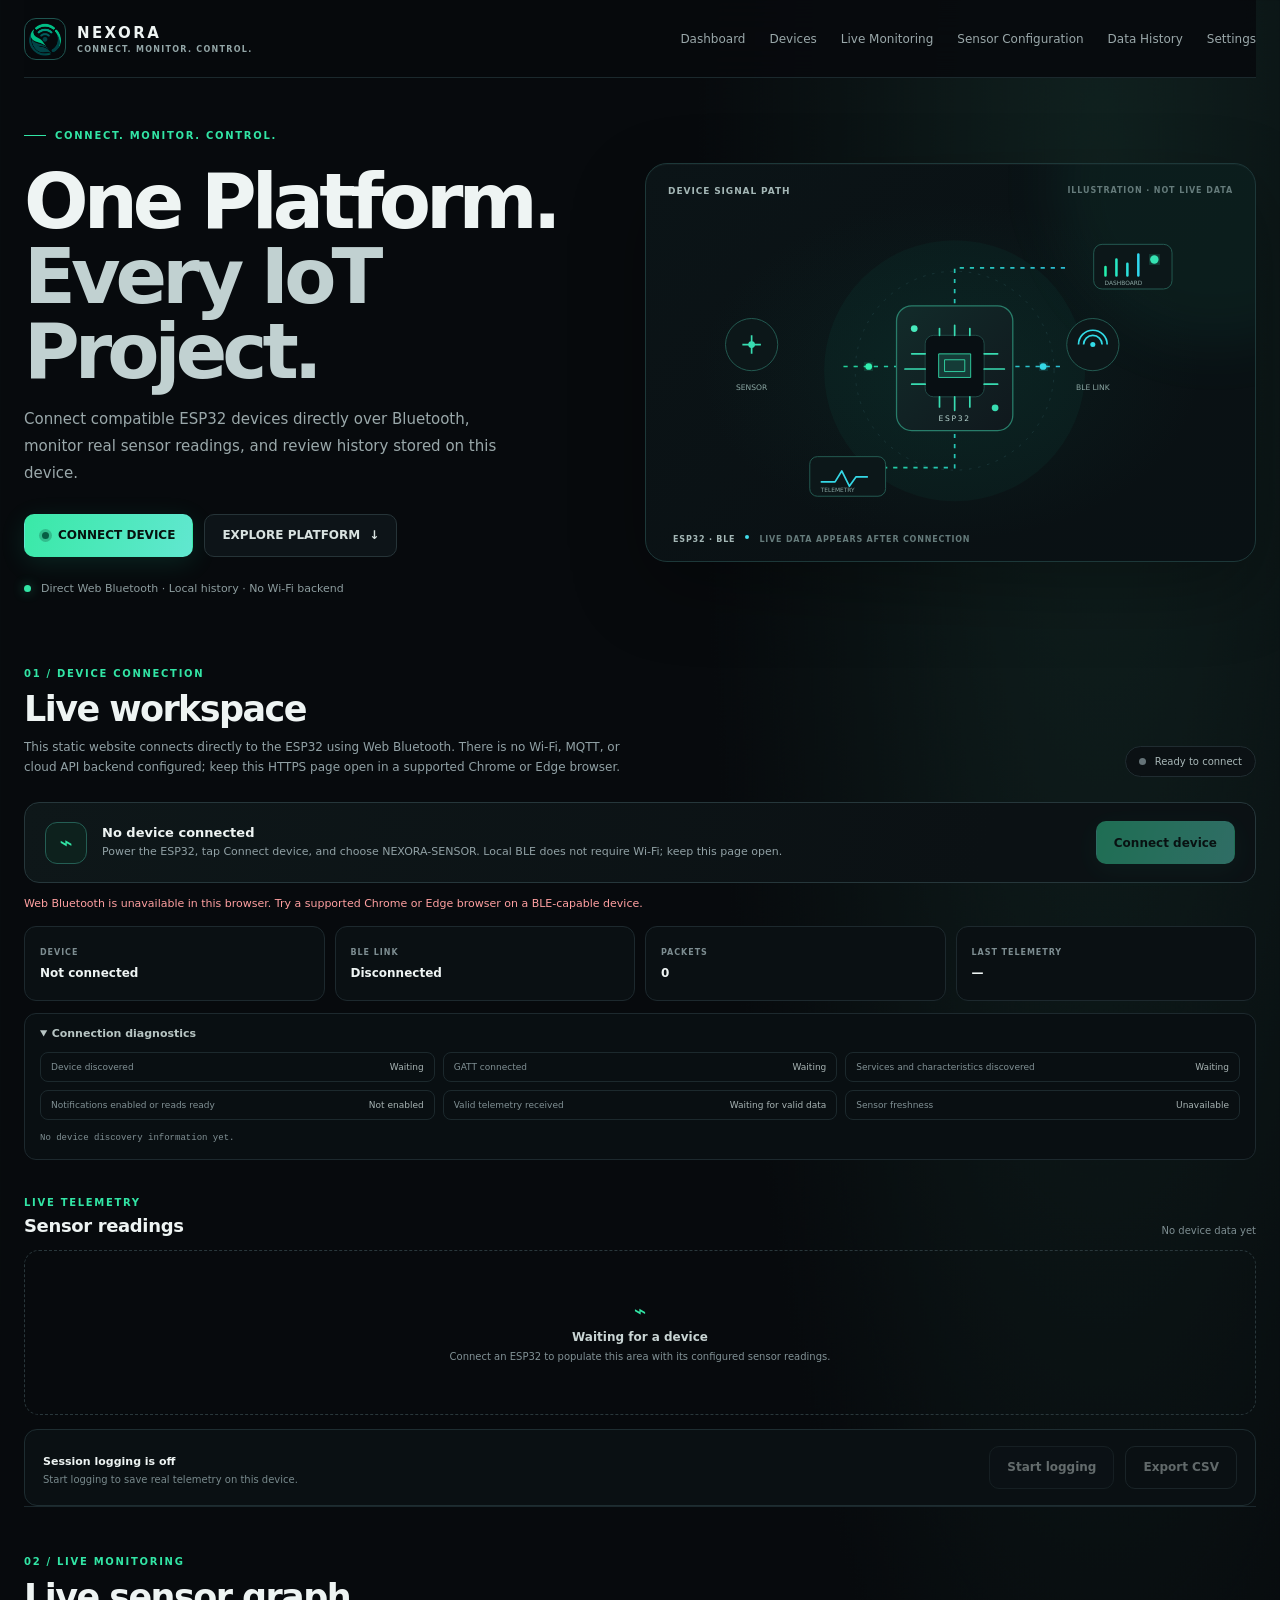
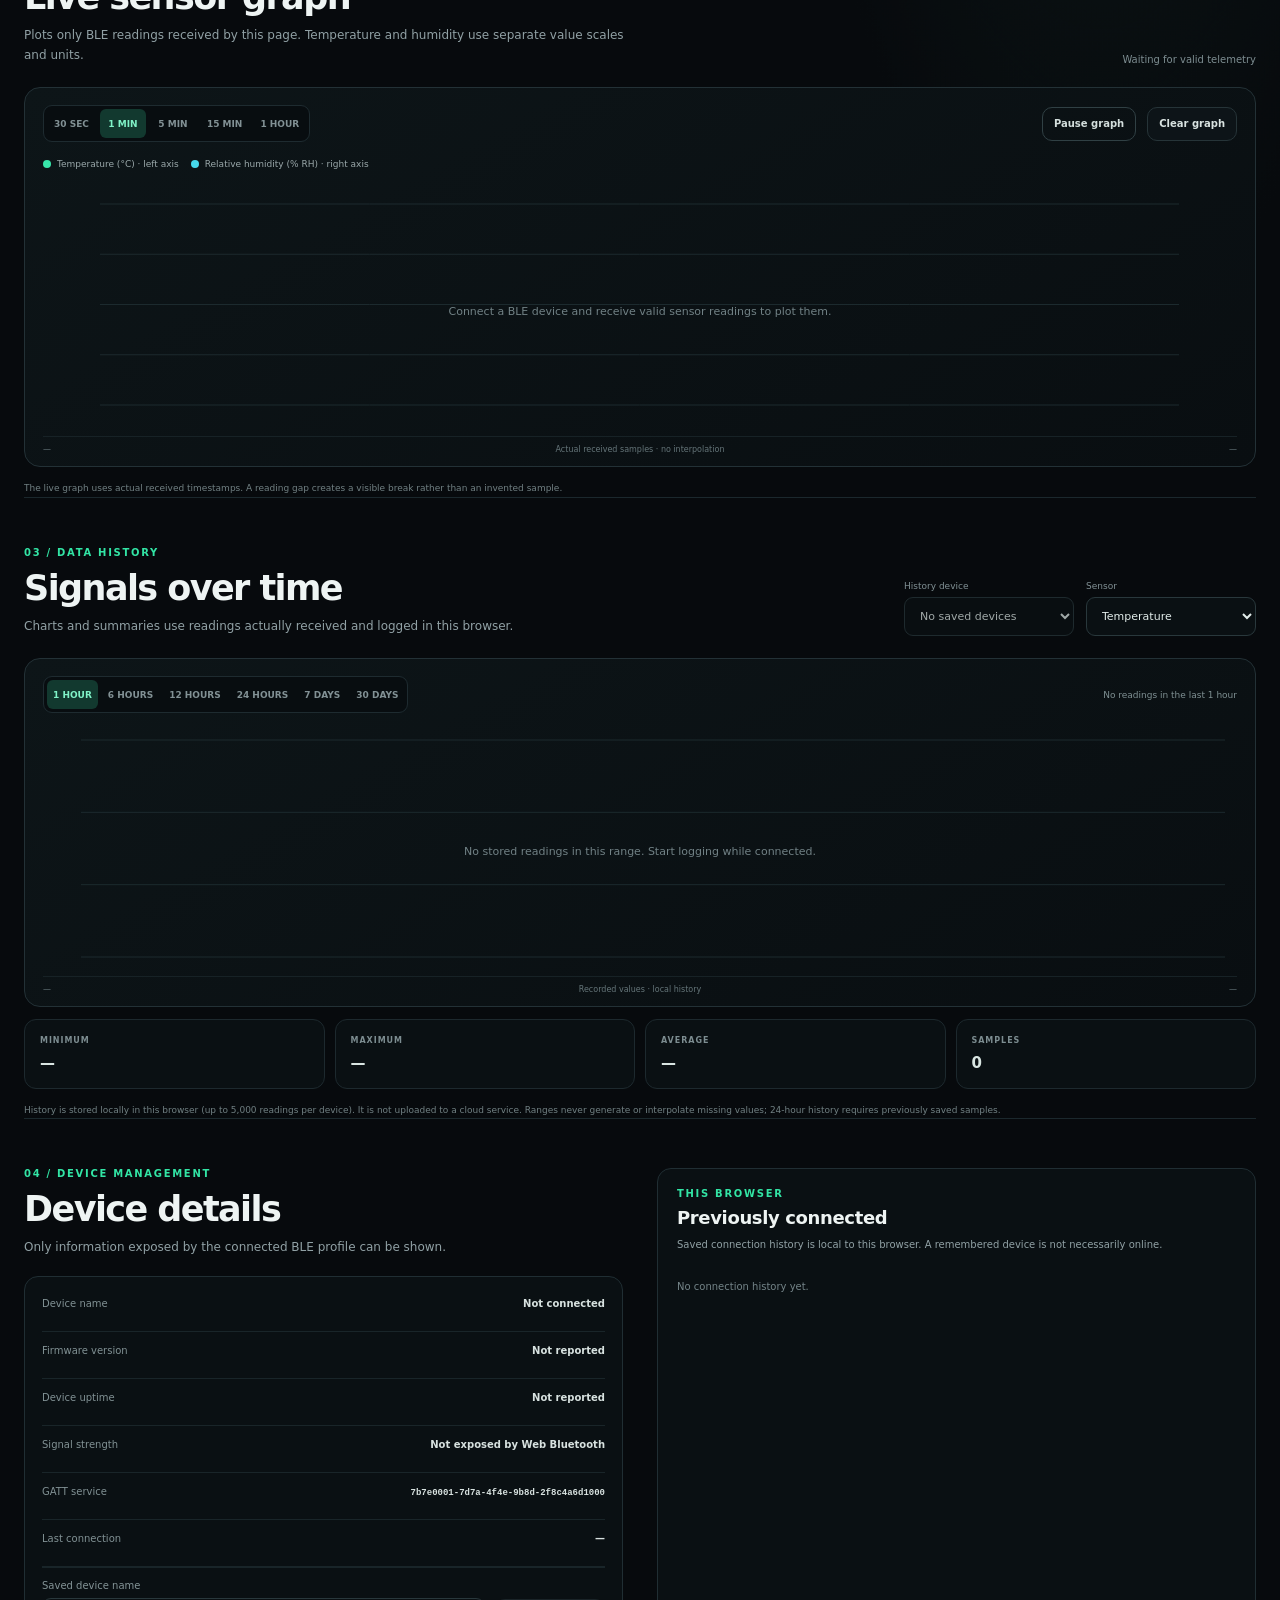
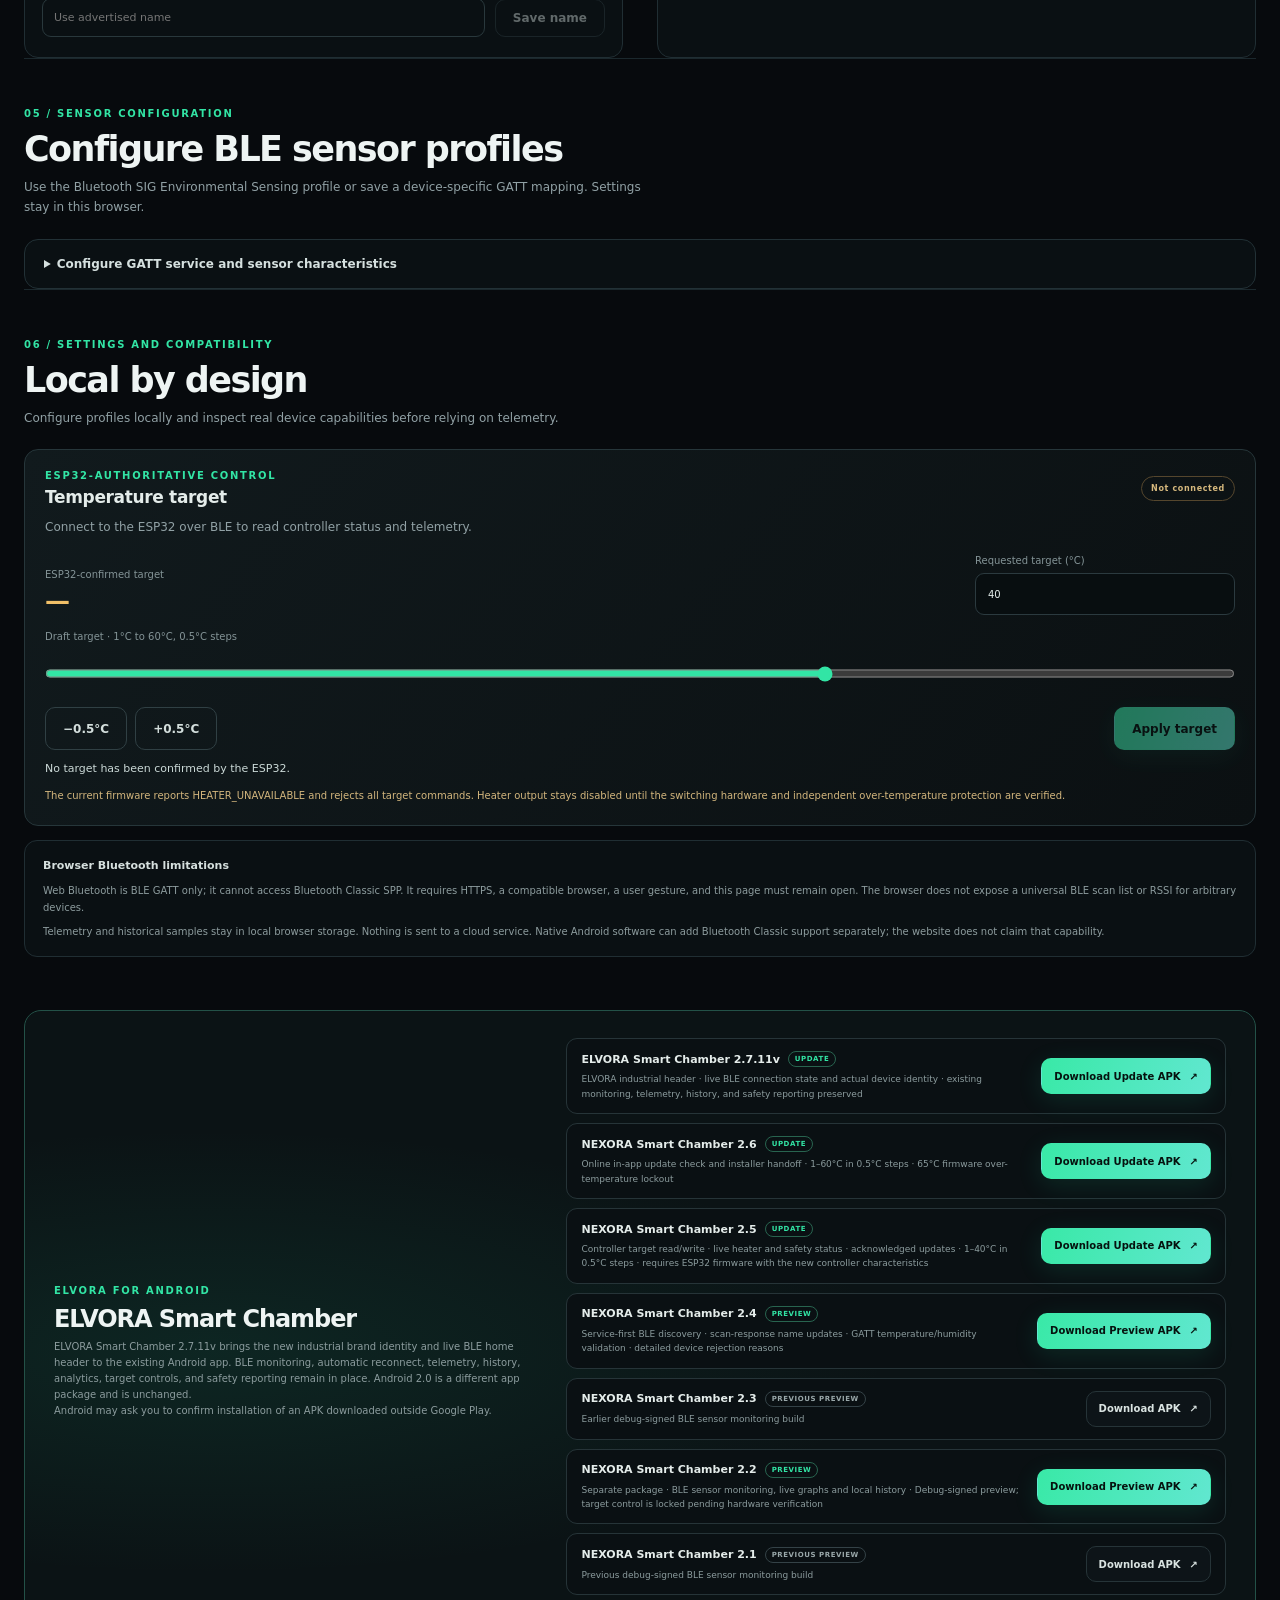
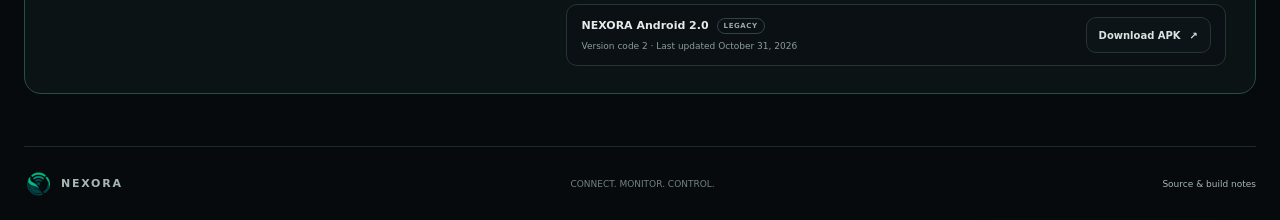
<file: website/index.html>
<!doctype html>
<html lang="en">
<head>
  <meta charset="utf-8">
  <meta name="viewport" content="width=device-width, initial-scale=1">
  <meta name="theme-color" content="#070a0d">
  <meta name="description" content="NEXORA is a Smart IoT Monitoring Platform for ESP32 sensor devices.">
  <link rel="canonical" href="https://ravichandrasr091-ux.github.io/NEXORA/">
  <meta property="og:title" content="NEXORA — Connect. Monitor. Control.">
  <meta property="og:description" content="Smart IoT Monitoring Platform for ESP32 sensor devices.">
  <meta property="og:url" content="https://ravichandrasr091-ux.github.io/NEXORA/">
  <meta property="og:type" content="website">
  <meta name="apple-mobile-web-app-capable" content="yes">
  <meta name="apple-mobile-web-app-title" content="NEXORA">
  <link rel="manifest" href="./manifest.webmanifest">
  <link rel="icon" href="./nexora-icon-192.png" sizes="192x192" type="image/png">
  <link rel="apple-touch-icon" href="./nexora-icon-192.png">
  <link rel="stylesheet" href="./styles.css">
  <title>NEXORA — Connect. Monitor. Control.</title>
  <script src="./ble-protocol.js" defer></script>
  <script src="./app.js" defer></script>
</head>
<body>
  <a class="skip-link" href="#main">Skip to content</a>
  <header class="topbar">
    <a class="brand" href="#home" aria-label="NEXORA home">
      <img src="./nexora-icon-192.png" width="42" height="42" alt="">
      <span class="brand-copy"><strong>NEXORA</strong><small>CONNECT. MONITOR. CONTROL.</small></span>
    </a>
    <button class="menu-toggle" id="menu-toggle" type="button" aria-expanded="false" aria-controls="primary-nav">Menu</button>
    <nav class="nav-links" id="primary-nav" aria-label="Main navigation">
      <a href="#dashboard">Dashboard</a>
      <a href="#devices">Devices</a>
      <a href="#live-monitoring">Live Monitoring</a>
      <a href="#sensors">Sensor Configuration</a>
      <a href="#analytics">Data History</a>
      <a href="#settings">Settings</a>
      <button class="button button-quiet install-app" id="install-button" type="button" hidden>Install app</button>
    </nav>
  </header>

  <main id="main">
    <section class="hero section-wrap" id="home">
      <div class="hero-copy">
        <div class="eyebrow"><span class="eyebrow-line"></span> CONNECT. MONITOR. CONTROL.</div>
        <h1>One Platform.<br><span>Every IoT Project.</span></h1>
        <p>Connect compatible ESP32 devices directly over Bluetooth, monitor real sensor readings, and review history stored on this device.</p>
        <div class="hero-actions">
          <a class="button button-primary" href="#dashboard"><span class="button-pulse"></span>CONNECT DEVICE</a>
          <a class="button button-quiet" href="#platform">EXPLORE PLATFORM <span aria-hidden="true">↓</span></a>
        </div>
        <div class="hero-proof"><span class="proof-dot"></span> Direct Web Bluetooth · Local history · No Wi-Fi backend</div>
      </div>
      <div class="signal-visual" id="platform" aria-label="Illustration of an ESP32 sending sensor data to a dashboard">
        <div class="visual-caption">DEVICE SIGNAL PATH <span>ILLUSTRATION · NOT LIVE DATA</span></div>
        <svg class="signal-art" viewBox="0 0 620 400" role="img" aria-labelledby="visual-title visual-description">
          <title id="visual-title">ESP32 to NEXORA signal path</title>
          <desc id="visual-description">An illustrative ESP32 board connects wirelessly to sensor nodes and a dashboard. This diagram does not represent live device status.</desc>
          <defs>
            <linearGradient id="board" x1="0" x2="1" y1="0" y2="1"><stop stop-color="#122b2a"/><stop offset="1" stop-color="#10181d"/></linearGradient>
            <linearGradient id="trace" x1="0" x2="1"><stop stop-color="#24f0ad"/><stop offset="1" stop-color="#30d8f2"/></linearGradient>
            <filter id="glow"><feGaussianBlur stdDeviation="7" result="blur"/><feMerge><feMergeNode in="blur"/><feMergeNode in="SourceGraphic"/></feMerge></filter>
          </defs>
          <circle cx="315" cy="205" r="155" fill="#13cda4" opacity=".045"/>
          <circle cx="315" cy="205" r="118" fill="none" stroke="#1b383b" stroke-dasharray="3 8"/>
          <path d="M183 200 H255 M375 200 H440 M315 125 V83 H446 M315 280 V320 H188" fill="none" stroke="url(#trace)" stroke-width="2" stroke-dasharray="5 7" opacity=".85"/>
          <g transform="translate(246 128)">
            <rect width="138" height="148" rx="18" fill="url(#board)" stroke="#287d6a" stroke-width="1.5"/>
            <rect x="34" y="35" width="70" height="73" rx="10" fill="#080f13" stroke="#24534e"/>
            <path d="M50 57h38v28H50z M57 64h24v14H57z" fill="#153b37" stroke="#35e4b0"/>
            <path d="M69 35v-12m-18 12v-8m36 8v-8M69 108v16m-18-16v12m36-12v12M34 57H18m16 18H10m24 18H18m86-36h16m-16 18h24m-24 18h16" stroke="#38dcb1" stroke-width="2" stroke-linecap="round"/>
            <circle cx="21" cy="27" r="4" fill="#47e9bc"/><circle cx="117" cy="121" r="4" fill="#38dcb1"/>
            <text x="69" y="137" text-anchor="middle" fill="#b8d5d0" font-size="9" font-family="system-ui" letter-spacing="2">ESP32</text>
          </g>
          <g transform="translate(74 174)"><circle r="31" fill="#0c1719" stroke="#28665b"/><path d="M-11 0h22M0-11v22" stroke="#38dcb1" stroke-width="2"/><circle r="4" fill="#38dcb1"/><text y="54" text-anchor="middle" fill="#8ca7a4" font-size="9" font-family="system-ui">SENSOR</text></g>
          <g transform="translate(479 174)"><circle r="31" fill="#0c1719" stroke="#28665b"/><path d="M-11 0a11 11 0 0 1 22 0M-17 0a17 17 0 0 1 34 0" fill="none" stroke="#32dce7" stroke-width="2"/><circle r="3" fill="#32dce7"/><text y="54" text-anchor="middle" fill="#8ca7a4" font-size="9" font-family="system-ui">BLE LINK</text></g>
          <g transform="translate(480 55)"><rect width="93" height="53" rx="10" fill="#0c1719" stroke="#28665b"/><path d="M14 37V27m13 10V18m13 19V23m13 14V12" stroke="url(#trace)" stroke-width="3" stroke-linecap="round"/><circle cx="72" cy="18" r="5" fill="#34e2b2" filter="url(#glow)"/><text x="13" y="48" fill="#8ca7a4" font-size="7" font-family="system-ui">DASHBOARD</text></g>
          <g transform="translate(143 307)"><rect width="90" height="47" rx="9" fill="#0c1719" stroke="#28665b"/><path d="M13 30h17l8-13 9 18 8-11h14" fill="none" stroke="#35d8e6" stroke-width="2" stroke-linejoin="round"/><text x="13" y="42" fill="#8ca7a4" font-size="7" font-family="system-ui">TELEMETRY</text></g>
          <circle cx="213" cy="200" r="4" fill="#31efaf" filter="url(#glow)"/><circle cx="420" cy="200" r="4" fill="#35d8e6" filter="url(#glow)"/>
        </svg>
        <div class="visual-foot"><span>ESP32 · BLE</span><span class="visual-foot-dot"></span><span>LIVE DATA APPEARS AFTER CONNECTION</span></div>
      </div>
    </section>

    <section class="section-wrap" id="dashboard">
      <div class="section-heading">
        <div><div class="eyebrow">01 / DEVICE CONNECTION</div><h2>Live workspace</h2><p class="section-copy">This static website connects directly to the ESP32 using Web Bluetooth. There is no Wi-Fi, MQTT, or cloud API backend configured; keep this HTTPS page open in a supported Chrome or Edge browser.</p></div>
        <div class="connection-badge"><span class="status-dot" id="status-dot"></span><span id="status" role="status" aria-live="polite">Ready to connect</span></div>
      </div>
      <div class="connect-panel">
        <div class="device-glyph" aria-hidden="true"><span>⌁</span></div>
        <div class="connect-copy"><strong id="connection-title">No device connected</strong><span id="connection-description">Choose a compatible BLE device to begin receiving telemetry.</span></div>
        <button class="button button-primary" id="connect-button" type="button">Connect device</button>
      </div>
      <div class="capability-note" id="capability-note"></div>
      <div class="overview-grid" aria-label="Live connection overview">
        <article class="overview-card"><span>DEVICE</span><strong id="overview-device">Not connected</strong></article>
        <article class="overview-card"><span>BLE LINK</span><strong id="overview-link">Disconnected</strong></article>
        <article class="overview-card"><span>PACKETS</span><strong id="packet-count">0</strong></article>
        <article class="overview-card"><span>LAST TELEMETRY</span><strong id="last-telemetry">—</strong></article>
      </div>
      <details class="connection-diagnostics" open>
        <summary>Connection diagnostics</summary>
        <ol class="connection-steps" id="connection-steps" aria-live="polite">
          <li data-step="discovered">Device discovered <span>Waiting</span></li>
          <li data-step="gatt">GATT connected <span>Waiting</span></li>
          <li data-step="characteristics">Services and characteristics discovered <span>Waiting</span></li>
          <li data-step="notifications">Notifications enabled or reads ready <span>Waiting</span></li>
          <li data-step="telemetry">Valid telemetry received <span>Waiting</span></li>
          <li data-step="freshness">Sensor freshness <span>Unavailable</span></li>
        </ol>
        <div class="diagnostics-list" id="diagnostics-list">No device discovery information yet.</div>
      </details>
      <div class="sensor-heading"><div><div class="eyebrow">LIVE TELEMETRY</div><h3>Sensor readings</h3></div><span class="data-scope" id="sensor-count">No device data yet</span></div>
      <div class="sensor-grid" id="sensor-grid" aria-live="polite">
        <div class="empty-state"><span class="empty-icon">⌁</span><strong>Waiting for a device</strong><p>Connect an ESP32 to populate this area with its configured sensor readings.</p></div>
      </div>
      <div class="experiment-panel">
        <div><strong id="experiment-title">Session logging is off</strong><p id="row-count">Start logging to save real telemetry on this device.</p></div>
        <div class="button-row"><button class="button button-quiet" id="experiment-button" type="button" disabled>Start logging</button><button class="button button-outline" id="export-button" type="button" disabled>Export CSV</button></div>
      </div>
    </section>

    <section class="section-wrap section-divider" id="live-monitoring">
      <div class="section-heading">
        <div><div class="eyebrow">02 / LIVE MONITORING</div><h2>Live sensor graph</h2><p class="section-copy">Plots only BLE readings received by this page. Temperature and humidity use separate value scales and units.</p></div>
        <span class="data-scope" id="live-graph-status">Waiting for valid telemetry</span>
      </div>
      <div class="analytics-panel live-analytics">
        <div class="chart-toolbar">
          <div class="range-switch" id="live-range-switch" role="group" aria-label="Live graph time range">
            <button class="live-range-button" data-range="30000" type="button">30 SEC</button>
            <button class="live-range-button is-active" data-range="60000" type="button">1 MIN</button>
            <button class="live-range-button" data-range="300000" type="button">5 MIN</button>
            <button class="live-range-button" data-range="900000" type="button">15 MIN</button>
            <button class="live-range-button" data-range="3600000" type="button">1 HOUR</button>
          </div>
          <div class="button-row chart-actions">
            <button class="button button-outline" id="pause-graph-button" type="button">Pause graph</button>
            <button class="button button-quiet" id="clear-graph-button" type="button">Clear graph</button>
          </div>
        </div>
        <div class="live-chart-legend" id="live-chart-legend" aria-label="Graph series"></div>
        <div class="chart-wrap live-chart-wrap"><canvas id="live-chart" role="img" aria-label="Live BLE temperature and humidity graph"></canvas><div class="chart-empty" id="live-chart-empty">Connect a BLE device and receive valid sensor readings to plot them.</div></div>
        <div class="chart-axis"><span id="live-chart-start">—</span><span id="live-chart-units">Actual received samples · no interpolation</span><span id="live-chart-end">—</span></div>
      </div>
      <p class="fine-print">The live graph uses actual received timestamps. A reading gap creates a visible break rather than an invented sample.</p>
    </section>

    <section class="section-wrap section-divider" id="analytics">
      <div class="section-heading">
        <div><div class="eyebrow">03 / DATA HISTORY</div><h2>Signals over time</h2><p class="section-copy">Charts and summaries use readings actually received and logged in this browser.</p></div>
        <div class="history-selectors">
          <label class="select-label" for="history-device-select">History device<select id="history-device-select"><option>No saved devices</option></select></label>
          <label class="select-label" for="chart-sensor">Sensor<select id="chart-sensor" disabled><option>No telemetry yet</option></select></label>
        </div>
      </div>
      <div class="analytics-panel">
        <div class="chart-toolbar"><div class="range-switch" role="group" aria-label="History range"><button class="range-button is-active" data-range="3600000" type="button">1 HOUR</button><button class="range-button" data-range="21600000" type="button">6 HOURS</button><button class="range-button" data-range="43200000" type="button">12 HOURS</button><button class="range-button" data-range="86400000" type="button">24 HOURS</button><button class="range-button" data-range="604800000" type="button">7 DAYS</button><button class="range-button" data-range="2592000000" type="button">30 DAYS</button></div><span class="chart-range-label" id="chart-range-label">No readings in this range</span></div>
        <div class="chart-wrap"><canvas id="chart" role="img" aria-label="Historical sensor readings chart"></canvas><div class="chart-empty" id="chart-empty">Real readings will appear here after logging starts.</div></div>
        <div class="chart-axis"><span id="chart-start">—</span><span>Recorded values · local history</span><span id="chart-end">—</span></div>
      </div>
      <div class="stats-grid">
        <article class="stat-card"><span>MINIMUM</span><strong id="stat-min">—</strong></article>
        <article class="stat-card"><span>MAXIMUM</span><strong id="stat-max">—</strong></article>
        <article class="stat-card"><span>AVERAGE</span><strong id="stat-average">—</strong></article>
        <article class="stat-card"><span>SAMPLES</span><strong id="stat-count">0</strong></article>
      </div>
      <p class="fine-print">History is stored locally in this browser (up to 5,000 readings per device). It is not uploaded to a cloud service. Ranges never generate or interpolate missing values; 24-hour history requires previously saved samples.</p>
    </section>

    <section class="section-wrap section-divider two-column" id="devices">
      <div>
        <div class="eyebrow">04 / DEVICE MANAGEMENT</div><h2>Device details</h2><p class="section-copy">Only information exposed by the connected BLE profile can be shown.</p>
        <div class="details-card">
          <div class="detail-row"><span>Device name</span><strong id="device-name">Not connected</strong></div>
          <div class="detail-row"><span>Firmware version</span><strong id="firmware-version">Not reported</strong></div>
          <div class="detail-row"><span>Device uptime</span><strong id="device-uptime">Not reported</strong></div>
          <div class="detail-row"><span>Signal strength</span><strong id="signal-strength">Not exposed by Web Bluetooth</strong></div>
          <div class="detail-row"><span>GATT service</span><strong class="mono" id="service-value">Configured locally</strong></div>
          <div class="detail-row"><span>Last connection</span><strong id="last-connection">—</strong></div>
          <div class="device-edit-row"><label class="field-label" for="device-alias">Saved device name<input id="device-alias" maxlength="40" autocomplete="off" placeholder="Use advertised name"></label><button class="button button-outline" id="save-device-alias" type="button" disabled>Save name</button></div>
        </div>
      </div>
      <div class="device-history-panel">
        <div class="eyebrow">THIS BROWSER</div><h3>Previously connected</h3>
        <p class="section-copy">Saved connection history is local to this browser. A remembered device is not necessarily online.</p>
        <div id="device-history" class="history-list"><div class="history-empty">No connection history yet.</div></div>
        <button class="button button-outline" id="reconnect-button" type="button" hidden>Reconnect saved device</button>
      </div>
    </section>

    <section class="section-wrap section-divider" id="sensors">
      <div class="section-heading">
        <div><div class="eyebrow">05 / SENSOR CONFIGURATION</div><h2>Configure BLE sensor profiles</h2><p class="section-copy">Use the Bluetooth SIG Environmental Sensing profile or save a device-specific GATT mapping. Settings stay in this browser.</p></div>
      </div>
      <details class="profile-details" id="profile-details">
        <summary>Configure GATT service and sensor characteristics</summary>
        <form id="profile-form" class="profile-form">
          <div class="profile-manager">
            <label class="field-label" for="profile-select">Saved profiles<select id="profile-select"></select></label>
            <label class="field-label" for="profile-name">Profile name<input id="profile-name" maxlength="48" autocomplete="off" required></label>
            <div class="profile-actions profile-manager-actions"><button class="button button-outline" id="new-profile-button" type="button">New profile</button><button class="button button-quiet" id="delete-profile-button" type="button">Delete profile</button></div>
          </div>
          <div class="profile-presets"><button class="button button-outline" id="sig-profile-button" type="button">Use Bluetooth SIG Environmental Sensing</button><button class="button button-outline" id="legacy-profile-button" type="button">Use existing ESP32 profile</button></div>
          <label class="field-label" for="service-uuid">GATT service UUID<input id="service-uuid" name="serviceUuid" autocomplete="off" spellcheck="false" required></label>
          <div class="profile-hint">Enter a 16-bit SIG UUID (such as 181A), a Bluetooth SIG alias (environmental_sensing), or a full 128-bit UUID. Configure a format and read/notify mode per characteristic. Smart Chamber commands use the versioned control service; Apply stays locked unless the ESP32 reports HEATER_READY.</div>
          <div id="profile-sensors" class="profile-sensors"></div>
          <div class="profile-actions"><button class="button button-outline" id="add-sensor-button" type="button">Add sensor</button><button class="button button-primary" type="submit">Save profile</button><button class="button button-quiet" id="reset-profile-button" type="button">Restore default</button></div>
          <p class="fine-print">Available services and characteristics are enumerated only after the device grants GATT access. Sensor hardware must be read by device firmware and transmitted over BLE. NEXORA does not infer a sensor model or send control commands.</p>
        </form>
      </details>
    </section>

    <section class="section-wrap section-divider" id="settings">
      <div class="section-heading"><div><div class="eyebrow">06 / SETTINGS AND COMPATIBILITY</div><h2>Local by design</h2><p class="section-copy">Configure profiles locally and inspect real device capabilities before relying on telemetry.</p></div></div>
      <div class="control-panel">
        <div class="control-panel-heading">
          <div><div class="eyebrow">ESP32-AUTHORITATIVE CONTROL</div><h3>Temperature target</h3></div>
          <span class="control-tag" id="controller-state">Not connected</span>
        </div>
        <p class="section-copy" id="controller-description">Connect to the ESP32 to read its controller status. Target changes are only confirmed after an ESP32 acknowledgement.</p>
        <div class="control-target-row">
          <div class="target-confirmation"><span>ESP32-confirmed target</span><strong id="confirmed-target">—</strong></div>
          <label class="field-label" for="target-entry">Requested target (°C)<input id="target-entry" type="number" min="1" max="60" step="0.5" value="40" inputmode="decimal"></label>
        </div>
        <label class="target-slider-label" for="target-slider">Draft target · 1°C to 60°C, 0.5°C steps</label>
        <input id="target-slider" class="target-slider" type="range" min="1" max="60" step="0.5" value="40">
        <div class="target-actions">
          <button class="button button-outline" id="target-minus" type="button" aria-label="Decrease target by 0.5 degrees">−0.5°C</button>
          <button class="button button-outline" id="target-plus" type="button" aria-label="Increase target by 0.5 degrees">+0.5°C</button>
          <button class="button button-primary" id="apply-target" type="button" disabled>Apply target</button>
        </div>
        <p class="target-feedback" id="target-feedback" role="status" aria-live="polite">No target has been confirmed by the ESP32.</p>
        <p class="safety-note">The current firmware reports HEATER_UNAVAILABLE and rejects all target commands. Heater output stays disabled until the switching hardware and independent over-temperature protection are verified.</p>
      </div>
      <div class="browser-limitations"><strong>Browser Bluetooth limitations</strong><p>Web Bluetooth is BLE GATT only; it cannot access Bluetooth Classic SPP. It requires HTTPS, a compatible browser, a user gesture, and this page must remain open. The browser does not expose a universal BLE scan list or RSSI for arbitrary devices.</p><p>Telemetry and historical samples stay in local browser storage. Nothing is sent to a cloud service. Native Android software can add Bluetooth Classic support separately; the website does not claim that capability.</p></div>
    </section>

    <section class="section-wrap app-banner" id="install" aria-labelledby="android-downloads-title">
      <div class="app-banner-heading">
        <div class="eyebrow">ELVORA FOR ANDROID</div>
        <h2 id="android-downloads-title">ELVORA Smart Chamber</h2>
        <p>ELVORA Smart Chamber 2.7.11v brings the new industrial brand identity and live BLE home header to the existing Android app. BLE monitoring, automatic reconnect, telemetry, history, analytics, target controls, and safety reporting remain in place. Android 2.0 is a different app package and is unchanged.</p>
        <p>Android may ask you to confirm installation of an APK downloaded outside Google Play.</p>
      </div>
      <div class="apk-version-list" aria-label="Available Android app versions"><article class="apk-version"><div class="apk-version-info"><div class="apk-version-title"><strong>ELVORA Smart Chamber 2.7.11v</strong><span class="apk-version-badge">UPDATE</span></div><p>ELVORA industrial header · live BLE connection state and actual device identity · existing monitoring, telemetry, history, and safety reporting preserved</p></div><a class="button button-primary" href="./downloads/elvora-smart-chamber-v2.7.11v.apk" download="ELVORA-Smart-Chamber-v2.7.11v.apk" aria-label="Download ELVORA Smart Chamber 2.7.11v update APK">Download Update APK <span aria-hidden="true">↗</span></a></article>
        <article class="apk-version">
          <div class="apk-version-info">
            <div class="apk-version-title"><strong>NEXORA Smart Chamber 2.6</strong><span class="apk-version-badge">UPDATE</span></div>
            <p>Online in-app update check and installer handoff · 1–60°C in 0.5°C steps · 65°C firmware over-temperature lockout</p>
          </div>
          <a class="button button-primary" href="./downloads/nexora-smart-chamber-v2.6.apk" download="NEXORA-Smart-Chamber-v2.6.apk" aria-label="Download NEXORA Smart Chamber 2.6 update APK">Download Update APK <span aria-hidden="true">↗</span></a>
        </article>
        <article class="apk-version">
          <div class="apk-version-info">
            <div class="apk-version-title"><strong>NEXORA Smart Chamber 2.5</strong><span class="apk-version-badge">UPDATE</span></div>
            <p>Controller target read/write · live heater and safety status · acknowledged updates · 1–40°C in 0.5°C steps · requires ESP32 firmware with the new controller characteristics</p>
          </div>
          <a class="button button-primary" href="./downloads/nexora-smart-chamber-v2.5.apk" download="NEXORA-Smart-Chamber-v2.5.apk" aria-label="Download NEXORA Smart Chamber 2.5 update APK">Download Update APK <span aria-hidden="true">↗</span></a>
        </article>
        <article class="apk-version">
          <div class="apk-version-info">
            <div class="apk-version-title"><strong>NEXORA Smart Chamber 2.4</strong><span class="apk-version-badge">PREVIEW</span></div>
            <p>Service-first BLE discovery · scan-response name updates · GATT temperature/humidity validation · detailed device rejection reasons</p>
          </div>
          <a class="button button-primary" href="./downloads/nexora-smart-chamber-v2.4.apk" download="NEXORA-Smart-Chamber-v2.4.apk" aria-label="Download NEXORA Smart Chamber 2.4 preview APK">Download Preview APK <span aria-hidden="true">↗</span></a>
        </article>
        <article class="apk-version">
          <div class="apk-version-info">
            <div class="apk-version-title"><strong>NEXORA Smart Chamber 2.3</strong><span class="apk-version-badge apk-version-badge-older">PREVIOUS PREVIEW</span></div>
            <p>Earlier debug-signed BLE sensor monitoring build</p>
          </div>
          <a class="button button-quiet" href="./downloads/nexora-smart-chamber-v2.3.apk" download="NEXORA-Smart-Chamber-v2.3.apk" aria-label="Download NEXORA Smart Chamber 2.3 preview APK">Download APK <span aria-hidden="true">↗</span></a>
        </article>
        <article class="apk-version">
          <div class="apk-version-info">
            <div class="apk-version-title"><strong>NEXORA Smart Chamber 2.2</strong><span class="apk-version-badge">PREVIEW</span></div>
            <p>Separate package · BLE sensor monitoring, live graphs and local history · Debug-signed preview; target control is locked pending hardware verification</p>
          </div>
          <a class="button button-primary" href="./downloads/nexora-smart-chamber-v2.2.apk" download="NEXORA-Smart-Chamber-v2.2.apk" aria-label="Download NEXORA Smart Chamber 2.2 preview APK">Download Preview APK <span aria-hidden="true">↗</span></a>
        </article>
        <article class="apk-version">
          <div class="apk-version-info">
            <div class="apk-version-title"><strong>NEXORA Smart Chamber 2.1</strong><span class="apk-version-badge apk-version-badge-older">PREVIOUS PREVIEW</span></div>
            <p>Previous debug-signed BLE sensor monitoring build</p>
          </div>
          <a class="button button-quiet" href="./downloads/nexora-smart-chamber-v2.1.apk" download="NEXORA-Smart-Chamber-v2.1.apk" aria-label="Download NEXORA Smart Chamber 2.1 preview APK">Download APK <span aria-hidden="true">↗</span></a>
        </article>
        <article class="apk-version">
          <div class="apk-version-info">
            <div class="apk-version-title"><strong>NEXORA Android 2.0</strong><span class="apk-version-badge apk-version-badge-older">LEGACY</span></div>
            <p>Version code 2 · Last updated October 31, 2026</p>
          </div>
          <a class="button button-quiet" href="./downloads/nexora-android-v2.0.apk" download="NEXORA-Android-v2.0.apk" aria-label="Download NEXORA Android 2.0 APK">Download APK <span aria-hidden="true">↗</span></a>
        </article>
      </div>
    </section>
  </main>

  <footer class="footer">
    <a class="footer-brand" href="#home"><img src="./nexora-icon-192.png" width="32" height="32" alt=""><strong>NEXORA</strong></a>
    <span>CONNECT. MONITOR. CONTROL.</span>
    <a href="https://github.com/ravichandrasr091-ux/NEXORA">Source &amp; build notes</a>
  </footer>
  <noscript><p class="noscript">NEXORA needs JavaScript to connect to ESP32 devices over Bluetooth.</p></noscript>
</body>
</html>
</file>
<file: website/styles.css>
:root {
  color-scheme: dark;
  font-family: Inter, "Segoe UI", system-ui, sans-serif;
  background: #070a0d;
  color: #eef4f3;
  font-synthesis: none;
  text-rendering: optimizeLegibility;
  --bg: #070a0d;
  --surface: #0c1115;
  --surface-raised: #10181c;
  --surface-soft: #0a1013;
  --line: #202c31;
  --line-bright: #2d4144;
  --muted: #91a1a5;
  --subtle: #637277;
  --green: #32e5a5;
  --cyan: #41dce9;
  --red: #ff777c;
  --amber: #f0bf68;
  --radius: 18px;
}

* { box-sizing: border-box; }
html { scroll-behavior: smooth; scroll-padding-top: 100px; }
body { margin: 0; min-width: 320px; min-height: 100vh; background: radial-gradient(ellipse at 86% 4%, #10211f 0, transparent 26%), var(--bg); }
body, button, input, select { font-family: Inter, "Segoe UI", system-ui, sans-serif; }
button, a, input, select, summary { -webkit-tap-highlight-color: transparent; }
button, a { color: inherit; }
button:focus-visible, a:focus-visible, input:focus-visible, select:focus-visible, summary:focus-visible { outline: 2px solid var(--cyan); outline-offset: 3px; }
a { text-decoration: none; }
button { font: inherit; }
[hidden] { display: none !important; }

.skip-link { position: absolute; z-index: 20; top: -50px; left: 16px; padding: 10px 14px; border-radius: 9px; background: var(--green); color: #03110d; }
.skip-link:focus { top: 12px; }
.topbar { position: sticky; z-index: 10; top: 0; display: flex; width: min(100% - 48px, 1360px); height: 78px; align-items: center; justify-content: space-between; margin: 0 auto; border-bottom: 1px solid #1b292d; background: rgb(7 10 13 / 88%); backdrop-filter: blur(18px); }
.brand { display: inline-flex; align-items: center; gap: 11px; }
.brand img { width: 42px; height: 42px; border: 1px solid #1f5550; border-radius: 12px; object-fit: cover; }
.brand-copy { display: grid; gap: 3px; }
.brand-copy strong, .footer-brand strong { font-size: 15px; letter-spacing: .16em; }
.brand-copy small { color: #93a6a7; font-size: 8px; font-weight: 700; letter-spacing: .16em; }
.nav-links { display: flex; align-items: center; gap: 24px; }
.nav-links > a { color: #9aa8aa; font-size: 12px; transition: color .18s ease; }
.nav-links > a:hover { color: var(--green); }
.menu-toggle { display: none; border: 1px solid var(--line); border-radius: 9px; padding: 9px 13px; background: var(--surface); color: #d7e2e1; }

.section-wrap { width: min(100% - 48px, 1240px); margin: 0 auto; }
.hero { display: grid; min-height: 525px; grid-template-columns: 1fr 1.03fr; align-items: center; gap: 28px; padding-top: 52px; padding-bottom: 73px; }
.hero-copy { max-width: 600px; }
.eyebrow { display: flex; align-items: center; gap: 9px; color: var(--green); font-size: 10px; font-weight: 760; letter-spacing: .17em; text-transform: uppercase; }
.eyebrow-line { display: inline-block; width: 22px; height: 1px; background: var(--green); }
h1 { margin: 23px 0 16px; font-size: clamp(42px, 6vw, 76px); font-weight: 620; letter-spacing: -.065em; line-height: .99; }
h1 span { color: #c1d1d1; }
.hero-copy > p { max-width: 490px; margin: 0; color: #9aa8aa; font-size: 15px; line-height: 1.8; }
.hero-actions, .button-row { display: flex; flex-wrap: wrap; align-items: center; gap: 11px; margin-top: 27px; }
.button { display: inline-flex; min-height: 43px; align-items: center; justify-content: center; gap: 9px; padding: 0 17px; border: 1px solid transparent; border-radius: 10px; cursor: pointer; font-size: 12px; font-weight: 730; transition: transform .16s ease, border-color .16s ease, background .16s ease; }
.button:hover:not(:disabled) { transform: translateY(-1px); }
.button:disabled { cursor: not-allowed; opacity: .43; }
.button-primary { background: linear-gradient(110deg, #39e9a7, #61e7d0); color: #06120f; box-shadow: 0 6px 26px rgb(35 227 169 / 12%); }
.button-primary:hover:not(:disabled) { background: #72f2c0; }
.button-quiet { border-color: #263438; background: #0d1418; color: #d9e3e1; }
.button-quiet:hover:not(:disabled), .button-outline:hover:not(:disabled) { border-color: #3a6d65; }
.button-outline { border-color: #304044; background: transparent; color: #d4dfdd; }
.button-pulse, .proof-dot, .visual-foot-dot { width: 7px; height: 7px; border-radius: 50%; background: #0c4e3d; box-shadow: 0 0 0 3px rgb(3 32 24 / 22%); }
.button-primary .button-pulse { background: #075e44; }
.hero-proof { display: flex; align-items: center; gap: 10px; margin-top: 25px; color: #8d9d9f; font-size: 11px; }
.proof-dot { background: var(--green); box-shadow: 0 0 12px rgb(50 229 165 / 45%); }
.signal-visual { position: relative; overflow: hidden; min-height: 390px; padding: 22px 22px 14px; border: 1px solid #1d3839; border-radius: 22px; background: radial-gradient(ellipse at 50% 52%, rgb(17 75 66 / 20%), transparent 58%), linear-gradient(140deg, #0b1417, #0a1114 62%, #091114); box-shadow: inset 0 1px rgb(255 255 255 / 3%), 0 28px 75px rgb(0 0 0 / 28%); }
.signal-visual::before { position: absolute; top: -140px; right: -120px; width: 320px; height: 320px; border-radius: 50%; background: rgb(39 222 173 / 6%); content: ""; filter: blur(28px); }
.visual-caption, .visual-foot { position: relative; z-index: 1; display: flex; justify-content: space-between; color: #a4b7b6; font-size: 9px; font-weight: 740; letter-spacing: .1em; }
.visual-caption span, .visual-foot span:last-child { color: #657b7b; font-size: 8px; }
.signal-art { position: relative; z-index: 1; display: block; width: 100%; max-height: 337px; margin: 2px auto 0; }
.visual-foot { justify-content: flex-start; gap: 10px; padding: 0 5px 3px; font-size: 8px; }
.visual-foot-dot { width: 4px; height: 4px; background: var(--cyan); box-shadow: none; }

.section-divider { padding-top: 49px; border-top: 1px solid #1b282d; }
.section-heading { display: flex; align-items: end; justify-content: space-between; gap: 20px; }
h2 { margin: 10px 0 8px; font-size: clamp(25px, 3.4vw, 35px); font-weight: 590; letter-spacing: -.045em; }
h3 { margin: 8px 0 0; font-size: 18px; font-weight: 620; letter-spacing: -.02em; }
.section-copy { max-width: 620px; margin: 0; color: var(--muted); font-size: 12px; line-height: 1.7; }
.connection-badge { display: inline-flex; max-width: 45%; align-items: center; gap: 9px; padding: 9px 13px; border: 1px solid var(--line); border-radius: 999px; background: #0b1114; color: #a8b7b7; font-size: 10px; }
.connection-badge #status { overflow: hidden; text-overflow: ellipsis; white-space: nowrap; }
.status-dot { flex: 0 0 auto; width: 7px; height: 7px; border-radius: 50%; background: #657378; }
.status-dot.connected { background: var(--green); box-shadow: 0 0 11px rgb(50 229 165 / 55%); }
.status-dot.error { background: var(--red); box-shadow: 0 0 11px rgb(255 119 124 / 35%); }
.connect-panel { display: flex; align-items: center; gap: 15px; margin-top: 25px; padding: 18px 20px; border: 1px solid #26373b; border-radius: 15px; background: linear-gradient(105deg, #0e1719, #0b1114 78%); }
.device-glyph { display: grid; flex: 0 0 42px; width: 42px; height: 42px; place-items: center; border: 1px solid #245e54; border-radius: 12px; background: #0d211d; color: var(--green); font-size: 22px; }
.connect-copy { display: grid; min-width: 0; flex: 1; gap: 4px; }
.connect-copy strong { overflow: hidden; font-size: 13px; text-overflow: ellipsis; white-space: nowrap; }
.connect-copy span { color: var(--muted); font-size: 11px; line-height: 1.5; }
.capability-note { margin: 12px 0 0; color: #899a9c; font-size: 11px; line-height: 1.6; }
.capability-note.error-copy { color: #ffa0a1; }
.overview-grid { display: grid; grid-template-columns: repeat(4, minmax(0, 1fr)); gap: 10px; margin-top: 13px; }
.overview-card, .stat-card { display: grid; min-height: 75px; align-content: center; gap: 9px; padding: 13px 15px; border: 1px solid #1d292e; border-radius: 12px; background: #0a1013; }
.overview-card > span, .stat-card > span { color: #7d8d91; font-size: 8px; font-weight: 760; letter-spacing: .12em; }
.overview-card strong { overflow: hidden; font-size: 12px; font-weight: 590; text-overflow: ellipsis; white-space: nowrap; }
.connection-diagnostics { margin-top: 12px; padding: 13px 15px; border: 1px solid #1d292e; border-radius: 12px; background: #090f12; }
.connection-diagnostics summary { color: #b7c5c3; cursor: pointer; font-size: 11px; font-weight: 650; }
.connection-steps { display: grid; grid-template-columns: repeat(3, minmax(0, 1fr)); gap: 8px; margin: 12px 0; padding: 0; list-style: none; }
.connection-steps li { display: flex; justify-content: space-between; gap: 8px; padding: 9px 10px; border: 1px solid #1c292d; border-radius: 8px; color: #809094; font-size: 9px; }
.connection-steps li span { color: #a7b3b3; text-align: right; }
.connection-steps li.is-complete { border-color: #255647; color: #b8d7ce; }
.connection-steps li.is-complete span { color: var(--green); }
.diagnostics-list { display: grid; max-height: 180px; gap: 5px; overflow: auto; color: #809094; font: 9px/1.5 ui-monospace, SFMono-Regular, Consolas, monospace; overflow-wrap: anywhere; }
.sensor-heading { display: flex; align-items: end; justify-content: space-between; gap: 16px; margin: 37px 0 14px; }
.sensor-heading h3 { margin-top: 7px; }
.data-scope { color: #7d8d91; font-size: 10px; }
.sensor-grid { display: grid; grid-template-columns: repeat(2, minmax(0, 1fr)); gap: 13px; }
.sensor-card { position: relative; min-height: 174px; padding: 18px 19px; border: 1px solid #233337; border-radius: 15px; background: linear-gradient(145deg, #10181b, #0a1013); }
.sensor-card-top { display: flex; align-items: flex-start; justify-content: space-between; gap: 10px; }
.sensor-name-wrap { min-width: 0; }
.sensor-name { overflow: hidden; max-width: 240px; font-size: 13px; font-weight: 640; text-overflow: ellipsis; white-space: nowrap; }
.sensor-type { margin-top: 4px; color: #718387; font-size: 9px; text-transform: uppercase; letter-spacing: .1em; }
.sensor-health { display: inline-flex; flex: 0 0 auto; align-items: center; gap: 6px; color: #829394; font-size: 9px; }
.sensor-health::before { width: 6px; height: 6px; border-radius: 50%; background: #637176; content: ""; }
.sensor-health.is-fresh { color: #75dcb4; }
.sensor-health.is-fresh::before { background: var(--green); box-shadow: 0 0 8px rgb(50 229 165 / 40%); }
.sensor-health.is-stale { color: var(--amber); }
.sensor-health.is-stale::before { background: var(--amber); }
.sensor-health.is-invalid { color: var(--red); }
.sensor-health.is-invalid::before { background: var(--red); }
.sensor-reading { display: flex; align-items: baseline; gap: 8px; margin-top: 27px; }
.sensor-reading strong { font-size: clamp(29px, 4vw, 41px); font-weight: 570; letter-spacing: -.05em; }
.sensor-reading span { color: #a7b8b7; font-size: 12px; }
.sensor-last { margin-top: 8px; color: #758689; font-size: 9px; }
.rename-button { border: 0; padding: 4px 0; background: transparent; color: #718488; cursor: pointer; font-size: 9px; }
.rename-button:hover { color: var(--cyan); }
.empty-state { grid-column: 1 / -1; display: grid; min-height: 165px; place-content: center; justify-items: center; padding: 22px; border: 1px dashed #29373b; border-radius: 15px; color: #819195; text-align: center; }
.empty-icon { color: var(--green); font-size: 21px; }
.empty-state strong { margin-top: 7px; color: #c9d5d4; font-size: 12px; }
.empty-state p { max-width: 390px; margin: 5px 0 0; font-size: 10px; line-height: 1.6; }
.experiment-panel { display: flex; align-items: center; justify-content: space-between; gap: 18px; margin-top: 14px; padding: 16px 18px; border: 1px solid #1e2d31; border-radius: 13px; background: #0a1013; }
.experiment-panel strong { font-size: 11px; }
.experiment-panel p { margin: 5px 0 0; color: #78898c; font-size: 10px; }
.experiment-panel .button-row { margin: 0; }

.select-label { display: grid; gap: 6px; color: #809094; font-size: 9px; }
.history-selectors { display: flex; flex-wrap: wrap; gap: 12px; }
.select-label select { min-width: 170px; }
select, input { min-height: 39px; border: 1px solid #29383c; border-radius: 9px; padding: 0 11px; background: #0a1013; color: #e2ecea; font-size: 11px; }
.analytics-panel { margin-top: 22px; padding: 17px 18px 12px; border: 1px solid #233136; border-radius: 16px; background: linear-gradient(150deg, #0d1518, #090e11); }
.chart-toolbar { display: flex; align-items: center; justify-content: space-between; gap: 12px; }
.range-switch { display: inline-flex; flex-wrap: wrap; gap: 4px; padding: 3px; border: 1px solid #1e2b30; border-radius: 9px; background: #080d10; }
.range-button { min-width: 42px; min-height: 29px; border: 0; border-radius: 6px; background: transparent; color: #829195; cursor: pointer; font-size: 9px; font-weight: 720; }
.range-button.is-active { background: #12392f; color: #80f3c8; }
.live-range-button { min-width: 46px; min-height: 29px; padding: 0 7px; border: 0; border-radius: 6px; background: transparent; color: #829195; cursor: pointer; font-size: 9px; font-weight: 720; white-space: nowrap; }
.live-range-button.is-active { background: #12392f; color: #80f3c8; }
.chart-actions { margin: 0; }
.chart-actions .button { min-height: 34px; padding: 0 11px; font-size: 10px; }
.live-chart-legend { display: flex; flex-wrap: wrap; gap: 12px; min-height: 19px; margin-top: 12px; }
.live-legend-item { display: inline-flex; align-items: center; gap: 6px; color: #9aa8aa; font-size: 9px; }
.live-legend-item i { width: 8px; height: 8px; border-radius: 50%; }
.live-chart-wrap { height: 290px; }
.chart-range-label { color: #7f9093; font-size: 9px; text-align: right; }
.chart-wrap { position: relative; height: 250px; margin-top: 13px; }
canvas { display: block; width: 100%; height: 100%; }
.chart-empty { position: absolute; inset: 0; display: grid; place-items: center; color: #718185; font-size: 11px; pointer-events: none; }
.chart-axis { display: flex; justify-content: space-between; gap: 10px; padding-top: 8px; border-top: 1px solid #172226; color: #657579; font-size: 8px; }
.stats-grid { display: grid; grid-template-columns: repeat(4, minmax(0, 1fr)); gap: 10px; margin-top: 12px; }
.stat-card { min-height: 70px; }
.stat-card strong { color: #d9e5e2; font-size: 15px; font-weight: 580; }
.fine-print { margin: 14px 0 0; color: #718083; font-size: 9px; line-height: 1.7; }

.two-column { display: grid; grid-template-columns: 1fr 1fr; gap: 34px; }
.details-card, .device-history-panel { margin-top: 18px; padding: 8px 17px; border: 1px solid #202e33; border-radius: 14px; background: #0a1013; }
.detail-row { display: flex; align-items: baseline; justify-content: space-between; gap: 18px; min-height: 47px; padding: 13px 0; border-bottom: 1px solid #192529; }
.detail-row:last-child { border-bottom: 0; }
.detail-row span { color: #819194; font-size: 10px; }
.detail-row strong { max-width: 65%; color: #d8e2e0; font-size: 10px; font-weight: 570; text-align: right; overflow-wrap: anywhere; }
.detail-row .mono { font-family: ui-monospace, SFMono-Regular, Consolas, monospace; font-size: 9px; }
.device-history-panel { margin-top: 0; padding: 19px; }
.device-history-panel h3 { margin-top: 8px; }
.device-history-panel .section-copy { margin-top: 8px; font-size: 10px; }
.history-list { margin: 14px 0; }
.history-item { display: flex; align-items: center; justify-content: space-between; gap: 12px; padding: 11px 0; border-bottom: 1px solid #1a272b; }
.history-item strong { display: block; font-size: 11px; }
.history-item span { display: block; margin-top: 4px; color: #78898c; font-size: 9px; }
.history-empty { padding: 14px 0; color: #748488; font-size: 10px; }

.profile-details { margin-top: 21px; border: 1px solid #223136; border-radius: 14px; background: #0a1013; }
.profile-details summary { padding: 17px 19px; color: #d5e0df; cursor: pointer; font-size: 12px; font-weight: 620; }
.profile-form { padding: 0 19px 19px; }
.field-label { display: grid; gap: 7px; color: #849497; font-size: 10px; }
.field-label input { width: 100%; }
.profile-hint { margin: 10px 0 17px; color: #728286; font-size: 9px; line-height: 1.6; }
.profile-sensors { display: grid; gap: 10px; }
.profile-manager { display: grid; grid-template-columns: 1fr 1fr auto; align-items: end; gap: 10px; margin-bottom: 14px; }
.profile-manager-actions { margin: 0; }
.profile-presets { display: flex; flex-wrap: wrap; gap: 8px; margin: 12px 0 17px; }
.profile-sensor-row { display: grid; grid-template-columns: repeat(4, minmax(0, 1fr)); align-items: end; gap: 9px; padding: 12px; border: 1px solid #1c2a2e; border-radius: 11px; background: #0b1114; }
.profile-sensor-row .field-label { min-width: 0; font-size: 8px; }
.profile-sensor-row input, .profile-sensor-row select { min-width: 0; width: 100%; min-height: 36px; padding: 0 8px; font-size: 10px; }
.profile-sensor-row .remove-sensor { justify-self: start; }
.device-edit-row { display: grid; grid-template-columns: 1fr auto; align-items: end; gap: 10px; padding: 12px 0; border-top: 1px solid #192529; }
.device-edit-row .button { min-height: 38px; }
.history-item { flex-wrap: wrap; }
.history-item > div:first-child { flex: 1 1 100%; }
.history-item .button { min-height: 30px; padding: 0 9px; font-size: 9px; }
.remove-sensor { min-height: 36px; border: 1px solid #3b2a2d; border-radius: 8px; padding: 0 9px; background: #1b1013; color: #ff9a9d; cursor: pointer; font-size: 9px; }
.profile-actions { display: flex; flex-wrap: wrap; gap: 8px; margin-top: 14px; }

.control-panel { margin-top: 21px; padding: 20px; border: 1px solid #26363a; border-radius: 14px; background: linear-gradient(130deg, #111a1d, #0b1012); }
.control-panel-heading { display: flex; align-items: center; justify-content: space-between; gap: 12px; }
.control-panel-heading h3 { margin: 6px 0 0; color: #e4ecea; font-size: 17px; }
.control-panel .section-copy { margin-top: 10px; }
.control-target-row { display: grid; grid-template-columns: 1fr minmax(180px, 260px); align-items: end; gap: 16px; margin-top: 18px; }
.target-confirmation span, .target-slider-label { display: block; color: #849497; font-size: 10px; }
.target-confirmation strong { display: block; margin-top: 6px; color: #f0bf68; font-size: 25px; font-variant-numeric: tabular-nums; }
.control-panel input[type="number"] { min-height: 42px; border: 1px solid #2b3a3f; border-radius: 9px; padding: 0 12px; background: #080e10; color: #e5eeec; font: inherit; }
.target-slider-label { margin-top: 16px; }
.target-slider { display: block; width: 100%; margin: 12px 0; accent-color: var(--green); }
.target-actions { display: flex; flex-wrap: wrap; align-items: center; gap: 8px; margin-top: 14px; }
.target-actions #apply-target { margin-left: auto; }
.target-actions .button:disabled { cursor: not-allowed; opacity: .48; }
.target-feedback { min-height: 18px; margin: 12px 0 0; color: #cbd9d7; font-size: 11px; }
.safety-note { margin: 8px 0 0; color: #d3b67d; font-size: 10px; line-height: 1.65; }
.control-state { display: flex; align-items: center; gap: 15px; margin-top: 21px; padding: 20px; border: 1px solid #3c3324; border-radius: 14px; background: linear-gradient(110deg, #17140e, #0e1010); }
.control-lock { display: grid; flex: 0 0 40px; width: 40px; height: 40px; place-items: center; border: 1px solid #5b492d; border-radius: 12px; color: var(--amber); font-size: 21px; }
.control-state > div { flex: 1; }
.control-state strong { font-size: 12px; }
.control-state p { max-width: 780px; margin: 6px 0 0; color: #a39781; font-size: 10px; line-height: 1.7; }
.control-tag { border: 1px solid #55462d; border-radius: 999px; padding: 7px 9px; color: #d5b87d; font-size: 8px; font-weight: 730; letter-spacing: .08em; white-space: nowrap; }
.browser-limitations { margin-top: 14px; padding: 16px 18px; border: 1px solid #202e33; border-radius: 13px; background: #0a1013; color: #8d9c9e; font-size: 10px; line-height: 1.7; }
.browser-limitations strong { color: #d6e0de; font-size: 11px; }
.browser-limitations p { margin: 7px 0 0; }
.app-banner { display: grid; grid-template-columns: minmax(0, .85fr) minmax(0, 1.15fr); align-items: center; gap: 25px; margin-top: 53px; margin-bottom: 52px; padding: 27px 29px; border: 1px solid #235147; border-radius: 17px; background: radial-gradient(ellipse at 15% 50%, rgb(28 153 117 / 14%), transparent 46%), #0b1315; }
.app-banner h2 { margin: 9px 0 6px; font-size: 24px; }
.app-banner p { max-width: 660px; margin: 0; color: #8c9c9e; font-size: 10px; line-height: 1.6; }
.apk-version-list { display: grid; gap: 9px; }
.apk-version { display: flex; align-items: center; justify-content: space-between; gap: 15px; padding: 12px 14px; border: 1px solid #263438; border-radius: 11px; background: #0a1013; }
.apk-version-info { min-width: 0; }
.apk-version-title { display: flex; flex-wrap: wrap; align-items: center; gap: 8px; }
.apk-version-title strong { color: #e4ecea; font-size: 11px; font-weight: 650; }
.apk-version-info p { margin-top: 5px; font-size: 9px; }
.apk-version-badge { border: 1px solid #28644f; border-radius: 999px; padding: 3px 6px; color: var(--green); font-size: 7px; font-weight: 760; letter-spacing: .08em; }
.apk-version-badge-older { border-color: #344247; color: #9aa8aa; }
.apk-version .button { flex: 0 0 auto; min-height: 36px; padding: 0 12px; font-size: 10px; }
.footer { display: flex; width: min(100% - 48px, 1240px); min-height: 74px; align-items: center; justify-content: space-between; gap: 15px; margin: 0 auto; border-top: 1px solid #1b282d; color: #738285; font-size: 9px; }
.footer a { color: #a6b6b5; }
.footer-brand { display: inline-flex; align-items: center; gap: 8px; }
.footer-brand img { width: 29px; height: 29px; border-radius: 8px; }
.footer-brand strong { font-size: 11px; }
.noscript { padding: 16px; color: var(--red); text-align: center; }

@media (max-width: 980px) {
  .hero { grid-template-columns: 1fr .95fr; gap: 18px; }
  .signal-visual { min-height: 340px; padding: 18px 15px 12px; }
  .profile-sensor-row { grid-template-columns: repeat(3, minmax(0, 1fr)); }
  .connection-steps { grid-template-columns: repeat(2, minmax(0, 1fr)); }
  .profile-sensor-row .remove-sensor { justify-self: start; }
}

@media (max-width: 720px) {
  html { scroll-padding-top: 78px; }
  .topbar { width: calc(100% - 32px); height: 67px; }
  .brand img { width: 38px; height: 38px; }
  .menu-toggle { display: block; }
  .nav-links { position: absolute; top: 60px; right: 0; left: 0; display: none; align-items: stretch; gap: 0; padding: 7px; border: 1px solid #263438; border-radius: 12px; background: #0b1114; box-shadow: 0 16px 35px rgb(0 0 0 / 40%); }
  .nav-links.is-open { display: grid; }
  .nav-links > a { padding: 12px; border-radius: 8px; font-size: 12px; }
  .nav-links > a:hover { background: #111d20; }
  .nav-links .install-app { margin: 5px; }
  .section-wrap, .footer { width: calc(100% - 32px); }
  .hero { min-height: unset; grid-template-columns: 1fr; gap: 31px; padding-top: 54px; padding-bottom: 46px; }
  h1 { margin-top: 19px; font-size: clamp(44px, 12vw, 65px); }
  .hero-copy > p { font-size: 13px; }
  .signal-visual { min-height: 300px; }
  .signal-art { max-height: 270px; }
  .section-divider { padding-top: 37px; }
  .section-heading { align-items: flex-start; flex-direction: column; }
  .connection-badge { max-width: 100%; }
  .connect-panel { align-items: flex-start; flex-wrap: wrap; padding: 15px; }
  .connect-copy { padding-top: 3px; }
  .connect-panel > .button { width: 100%; }
  .overview-grid { grid-template-columns: repeat(2, minmax(0, 1fr)); }
  .connection-steps { grid-template-columns: 1fr; }
  .sensor-grid { grid-template-columns: 1fr; }
  .sensor-card { min-height: 155px; }
  .experiment-panel { align-items: stretch; flex-direction: column; }
  .experiment-panel .button-row { display: grid; grid-template-columns: 1fr 1fr; }
  .select-label { width: 100%; }
  .select-label select { width: 100%; }
  .analytics-panel { padding-right: 12px; padding-left: 12px; }
  .chart-wrap { height: 210px; }
  .stats-grid { grid-template-columns: repeat(2, minmax(0, 1fr)); }
  .two-column { grid-template-columns: 1fr; gap: 28px; }
  .device-history-panel { padding: 17px; }
  .profile-form { padding-right: 12px; padding-left: 12px; }
  .profile-manager { grid-template-columns: 1fr; }
  .profile-manager-actions { flex-wrap: wrap; }
  .profile-sensor-row { grid-template-columns: 1fr 1fr; }
  .profile-sensor-row .remove-sensor { grid-column: 1 / -1; }
  .live-range-button { min-width: 45px; font-size: 8px; }
  .chart-actions { width: 100%; }
  .chart-actions .button { flex: 1; }
  .control-state { align-items: flex-start; flex-wrap: wrap; padding: 15px; }
  .control-target-row { grid-template-columns: 1fr; }
  .target-actions #apply-target { margin-left: 0; }
  .control-tag { margin-left: 54px; }
  .app-banner { grid-template-columns: 1fr; gap: 18px; margin-top: 38px; padding: 21px; }
  .apk-version { align-items: stretch; flex-direction: column; }
  .apk-version .button { width: 100%; }
  .footer { align-items: flex-start; flex-direction: column; justify-content: center; padding: 17px 0; }
}

@media (max-width: 390px) {
  .brand-copy small { font-size: 7px; }
  .hero-actions .button { flex: 1; padding: 0 11px; }
  .overview-card { padding: 12px 10px; }
  .chart-toolbar { align-items: flex-start; flex-direction: column; }
  .chart-range-label { text-align: left; }
  .chart-axis span:nth-child(2) { display: none; }
}

@media (prefers-reduced-motion: reduce) {
  *, *::before, *::after { scroll-behavior: auto !important; transition-duration: .01ms !important; animation-duration: .01ms !important; }
}
</file>
